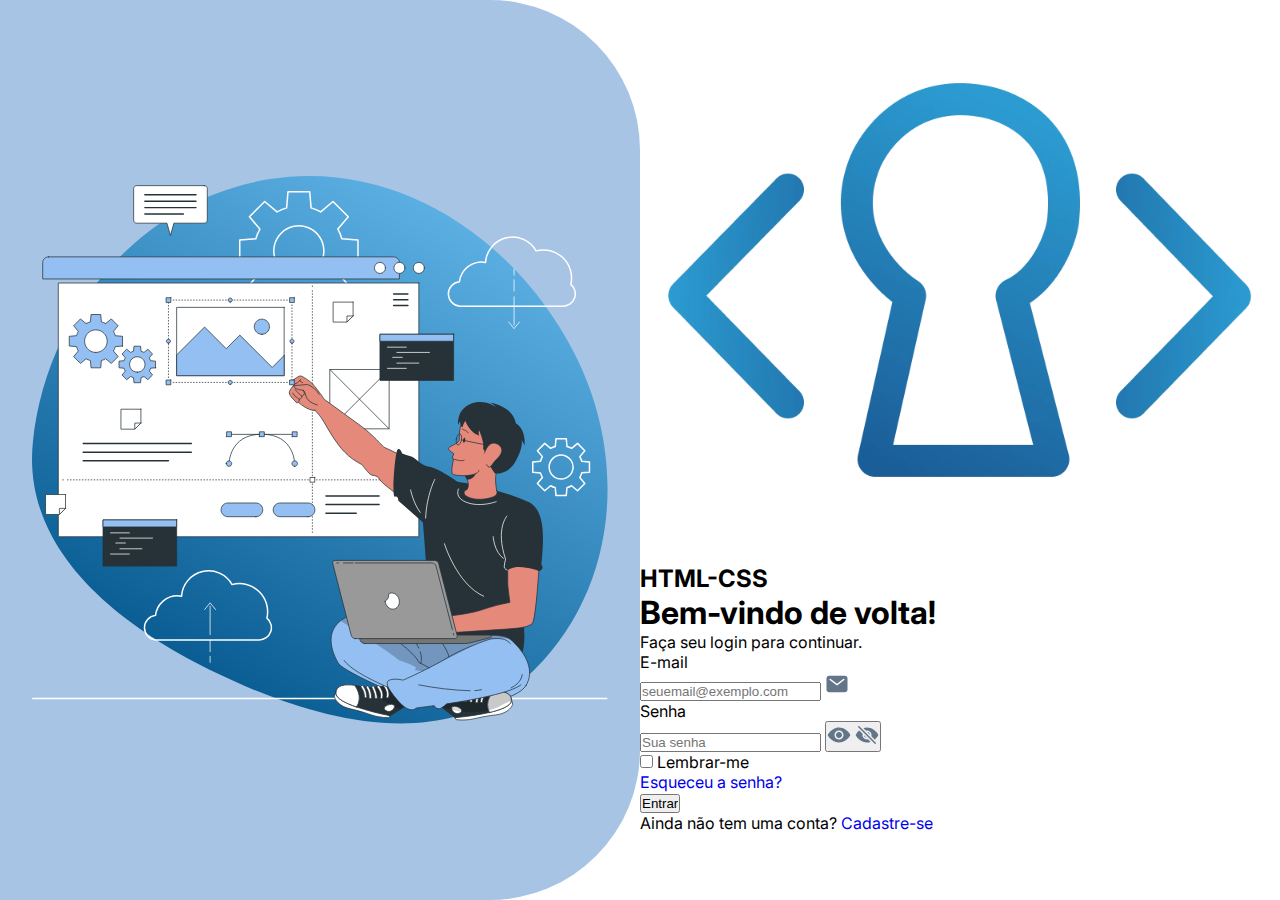
<file: index.html>
<!DOCTYPE html>
<html lang="pt-BR">
<head>
    <meta charset="UTF-8">
    <meta name="viewport" content="width=device-width, initial-scale=1.0">
    <link rel="preconnect" href="https://fonts.googleapis.com">
    <link rel="preconnect" href="https://fonts.gstatic.com" crossorigin>
    <link href="https://fonts.googleapis.com/css2?family=Inter:ital,opsz,wght@0,14..32,100..900;1,14..32,100..900&family=Playfair+Display:ital,wght@0,400..900;1,400..900&display=swap" rel="stylesheet">
    <link rel="stylesheet" href="styles/style.css">
    <link rel="shortcut icon" href="assets/favicon.ico" type="image/x-icon">
    <title>Faça seu login</title>
</head>
<body>
    <main>
        <div class="image-content">
            <img src="assets/images/blub-background.svg" alt="Blub-background" class="img-blub vetor">
            <img src="assets/images/img-login.svg" alt="Ilustração-vetor" class="img-vetor vetor">
        </div>

        <div class="form-container">
            <div class="form-content">
                <div class="logo-text">
                    <img src="assets/images/logo.webp" alt="Logo-teste">
                    <h2>HTML-CSS</h2>
                </div>

                <div class="headline">
                    <h1>Bem-vindo de volta!</h1>
                    <p>Faça seu login para continuar.</p>
                </div>

                <form>
                    <label for="email" class="text-label">E-mail</label>
                    <div class="input-wrapper">
                        <input type="email" id="email" class="custom-input" placeholder="seuemail@exemplo.com" required>

                        <!-- SVG do ícone aqui -->
                        <svg class="input-icon" width="24" height="24" viewBox="0 0 24 24" fill="none"
                            xmlns="http://www.w3.org/2000/svg">
                            <path
                                d="M19.875 3.75H4.125C3.42904 3.75074 2.76179 4.02755 2.26967 4.51967C1.77755 5.01179 1.50074 5.67904 1.5 6.375V17.625C1.50074 18.321 1.77755 18.9882 2.26967 19.4803C2.76179 19.9725 3.42904 20.2493 4.125 20.25H19.875C20.571 20.2493 21.2382 19.9725 21.7303 19.4803C22.2225 18.9882 22.4993 18.321 22.5 17.625V6.375C22.4993 5.67904 22.2225 5.01179 21.7303 4.51967C21.2382 4.02755 20.571 3.75074 19.875 3.75ZM19.2103 8.09203L12.4603 13.342C12.3287 13.4444 12.1667 13.4999 12 13.4999C11.8333 13.4999 11.6713 13.4444 11.5397 13.342L4.78969 8.09203C4.71038 8.03214 4.64377 7.95709 4.59372 7.87123C4.54367 7.78537 4.51118 7.69042 4.49815 7.5919C4.48511 7.49338 4.49179 7.39325 4.51778 7.29733C4.54378 7.20142 4.58858 7.11162 4.64958 7.03316C4.71058 6.95471 4.78656 6.88916 4.87312 6.84032C4.95967 6.79149 5.05506 6.76034 5.15376 6.74869C5.25245 6.73704 5.35248 6.74513 5.44802 6.77247C5.54357 6.79981 5.63272 6.84587 5.71031 6.90797L12 11.7998L18.2897 6.90797C18.447 6.7892 18.6447 6.73711 18.84 6.76296C19.0354 6.78881 19.2128 6.89053 19.3338 7.04612C19.4547 7.20171 19.5096 7.39866 19.4865 7.59439C19.4634 7.79011 19.3642 7.96888 19.2103 8.09203Z"
                                fill="#637588" />
                        </svg>

                    </div>

                    <label for="senha" class="text-label">Senha</label>
                    <div class="input-wrapper">
                        <input type="password" name="senha" id="senha" class="custom-input" placeholder="Sua senha" required minlength="8" maxlength="32">

                        <!-- SVG do ícone aqui -->
                        <button type="button" id="btn-toggle" class="toggle-password">

                            <!-- SVG Olho aberto ícone -->
                            <svg id="eye-open" width="24" height="24" viewBox="0 0 24 24" fill="none"
                                xmlns="http://www.w3.org/2000/svg">
                                <path
                                    d="M12 15C13.6569 15 15 13.6569 15 12C15 10.3431 13.6569 9 12 9C10.3431 9 9 10.3431 9 12C9 13.6569 10.3431 15 12 15Z"
                                    fill="#637588" />
                                <path
                                    d="M23.0081 11.1844C21.7678 9.26625 20.1586 7.63688 18.3548 6.47203C16.3593 5.18203 14.1562 4.5 11.984 4.5C9.9909 4.5 8.03105 5.06953 6.15886 6.19266C4.24965 7.33781 2.51996 9.01078 1.01761 11.1647C0.848014 11.4081 0.754608 11.6965 0.749266 11.9931C0.743924 12.2897 0.826888 12.5813 0.987615 12.8306C2.22558 14.768 3.81886 16.3997 5.59449 17.5486C7.59371 18.8438 9.74527 19.5 11.984 19.5C14.1736 19.5 16.3814 18.8236 18.3684 17.5444C20.1712 16.3833 21.7771 14.7478 23.0128 12.8137C23.168 12.5702 23.25 12.2872 23.2492 11.9984C23.2483 11.7096 23.1647 11.4271 23.0081 11.1844ZM12 16.5C11.1099 16.5 10.2399 16.2361 9.49989 15.7416C8.75987 15.2471 8.18309 14.5443 7.8425 13.7221C7.50191 12.8998 7.41279 11.995 7.58642 11.1221C7.76006 10.2492 8.18864 9.44736 8.81798 8.81802C9.44731 8.18868 10.2491 7.7601 11.1221 7.58647C11.995 7.41283 12.8998 7.50195 13.722 7.84254C14.5443 8.18314 15.2471 8.75991 15.7416 9.49993C16.236 10.24 16.5 11.11 16.5 12C16.4986 13.1931 16.024 14.3369 15.1804 15.1805C14.3368 16.0241 13.193 16.4986 12 16.5Z"
                                    fill="#637588" />
                            </svg>

                            <!-- SVG Olho Fechado ícone -->
                            <svg id="eye-closed" class="hide" width="24" height="24" viewBox="0 0 24 24" fill="none"
                                xmlns="http://www.w3.org/2000/svg">
                                <path
                                    d="M20.2501 21C20.1516 21.0001 20.054 20.9808 19.963 20.9431C19.872 20.9053 19.7894 20.8499 19.7199 20.7801L3.21994 4.28013C3.08522 4.13833 3.01123 3.94952 3.01373 3.75395C3.01624 3.55838 3.09504 3.37152 3.23334 3.23322C3.37164 3.09492 3.5585 3.01612 3.75407 3.01361C3.94964 3.01111 4.13845 3.0851 4.28025 3.21982L20.7803 19.7198C20.8851 19.8247 20.9564 19.9583 20.9854 20.1037C21.0143 20.2492 20.9994 20.3999 20.9427 20.5369C20.8859 20.6739 20.7899 20.791 20.6666 20.8735C20.5433 20.9559 20.3984 20.9999 20.2501 21ZM11.6251 14.8054L9.19744 12.3778C9.18353 12.364 9.16565 12.3549 9.1463 12.3518C9.12696 12.3487 9.10713 12.3517 9.0896 12.3604C9.07206 12.3692 9.05771 12.3832 9.04855 12.4005C9.03939 12.4178 9.03589 12.4376 9.03853 12.457C9.13654 13.0868 9.43227 13.6692 9.88299 14.1199C10.3337 14.5706 10.916 14.8663 11.5459 14.9643C11.5653 14.967 11.585 14.9635 11.6024 14.9543C11.6197 14.9452 11.6337 14.9308 11.6424 14.9133C11.6512 14.8957 11.6542 14.8759 11.6511 14.8566C11.648 14.8372 11.6389 14.8194 11.6251 14.8054ZM12.3751 9.1945L14.8065 11.625C14.8204 11.639 14.8383 11.6482 14.8577 11.6514C14.8772 11.6547 14.8971 11.6517 14.9148 11.6429C14.9324 11.6341 14.9469 11.62 14.956 11.6026C14.9652 11.5851 14.9686 11.5653 14.9659 11.5458C14.8681 10.9151 14.5722 10.3319 14.1209 9.88059C13.6696 9.4293 13.0864 9.13336 12.4557 9.0356C12.4362 9.03258 12.4162 9.03582 12.3986 9.04484C12.381 9.05386 12.3668 9.06821 12.3578 9.08583C12.3489 9.10345 12.3457 9.12345 12.3488 9.14297C12.3519 9.16248 12.3611 9.18052 12.3751 9.1945Z"
                                    fill="#637588" />
                                <path
                                    d="M23.0156 12.8137C23.1708 12.5702 23.2529 12.2872 23.252 11.9984C23.2512 11.7096 23.1675 11.4271 23.0109 11.1844C21.7706 9.26625 20.1614 7.63688 18.3577 6.47203C16.3594 5.18203 14.1562 4.5 11.985 4.5C10.8404 4.50157 9.7035 4.6882 8.61843 5.05266C8.58807 5.06276 8.56079 5.08046 8.5392 5.10409C8.51761 5.12772 8.50242 5.15647 8.49509 5.18763C8.48776 5.21878 8.48853 5.25129 8.49732 5.28207C8.50611 5.31284 8.52263 5.34085 8.54531 5.36344L10.7597 7.57781C10.7827 7.60086 10.8113 7.61752 10.8427 7.62615C10.8741 7.63478 10.9072 7.63508 10.9387 7.62703C11.6893 7.44412 12.4744 7.45752 13.2183 7.66595C13.9622 7.87438 14.6399 8.27082 15.1862 8.8171C15.7325 9.36338 16.1289 10.0411 16.3373 10.785C16.5458 11.5289 16.5592 12.3139 16.3762 13.0645C16.3683 13.096 16.3686 13.129 16.3773 13.1603C16.3859 13.1916 16.4025 13.2202 16.4255 13.2431L19.6106 16.4306C19.6438 16.4638 19.6881 16.4834 19.735 16.4855C19.7819 16.4876 19.8278 16.472 19.8637 16.4419C21.0898 15.3968 22.1522 14.1739 23.0156 12.8137ZM12 16.5C11.3188 16.5 10.6465 16.3454 10.0337 16.0478C9.42094 15.7502 8.88375 15.3173 8.46263 14.7819C8.04151 14.2464 7.74745 13.6223 7.60262 12.9567C7.45779 12.2911 7.46598 11.6012 7.62656 10.9392C7.63452 10.9077 7.63417 10.8747 7.62555 10.8434C7.61692 10.8121 7.60031 10.7836 7.57734 10.7606L4.44422 7.62609C4.41099 7.59283 4.36649 7.57327 4.31952 7.57127C4.27255 7.56927 4.22655 7.58499 4.19062 7.61531C3.04734 8.59078 1.9875 9.77766 1.01859 11.1647C0.84899 11.4081 0.755584 11.6965 0.750243 11.9931C0.744901 12.2897 0.827865 12.5813 0.988591 12.8306C2.22656 14.768 3.81937 16.3997 5.59547 17.5486C7.59656 18.8438 9.74625 19.5 11.985 19.5C13.1412 19.4969 14.2899 19.3143 15.39 18.9586C15.4206 18.9488 15.4482 18.9313 15.4702 18.9078C15.4921 18.8842 15.5076 18.8554 15.5152 18.8242C15.5227 18.7929 15.5222 18.7602 15.5134 18.7293C15.5047 18.6983 15.4882 18.6701 15.4655 18.6473L13.2403 16.4227C13.2174 16.3997 13.1888 16.3831 13.1575 16.3744C13.1262 16.3658 13.0932 16.3655 13.0617 16.3734C12.7141 16.4577 12.3577 16.5002 12 16.5Z"
                                    fill="#637588" />
                            </svg>

                        </button>
                    </div>
                    <div class="remember-box">
                        <div>
                            <input type="checkbox" name="check" id="check">
                            <label for="check">Lembrar-me</label>
                        </div>
                        <a href="#">Esqueceu a senha?</a>
                    </div>
                    <div class="submit-box">
                        <input type="submit" value="Entrar" class="cta-button">
                        <p>Ainda não tem uma conta? <a href="cadastro.html">Cadastre-se</a></p>
                    </div>
                </form>
            </div>
        </div>
    </main>
    <script src="scripts/script.js"></script>
</body>

</html>
</file>
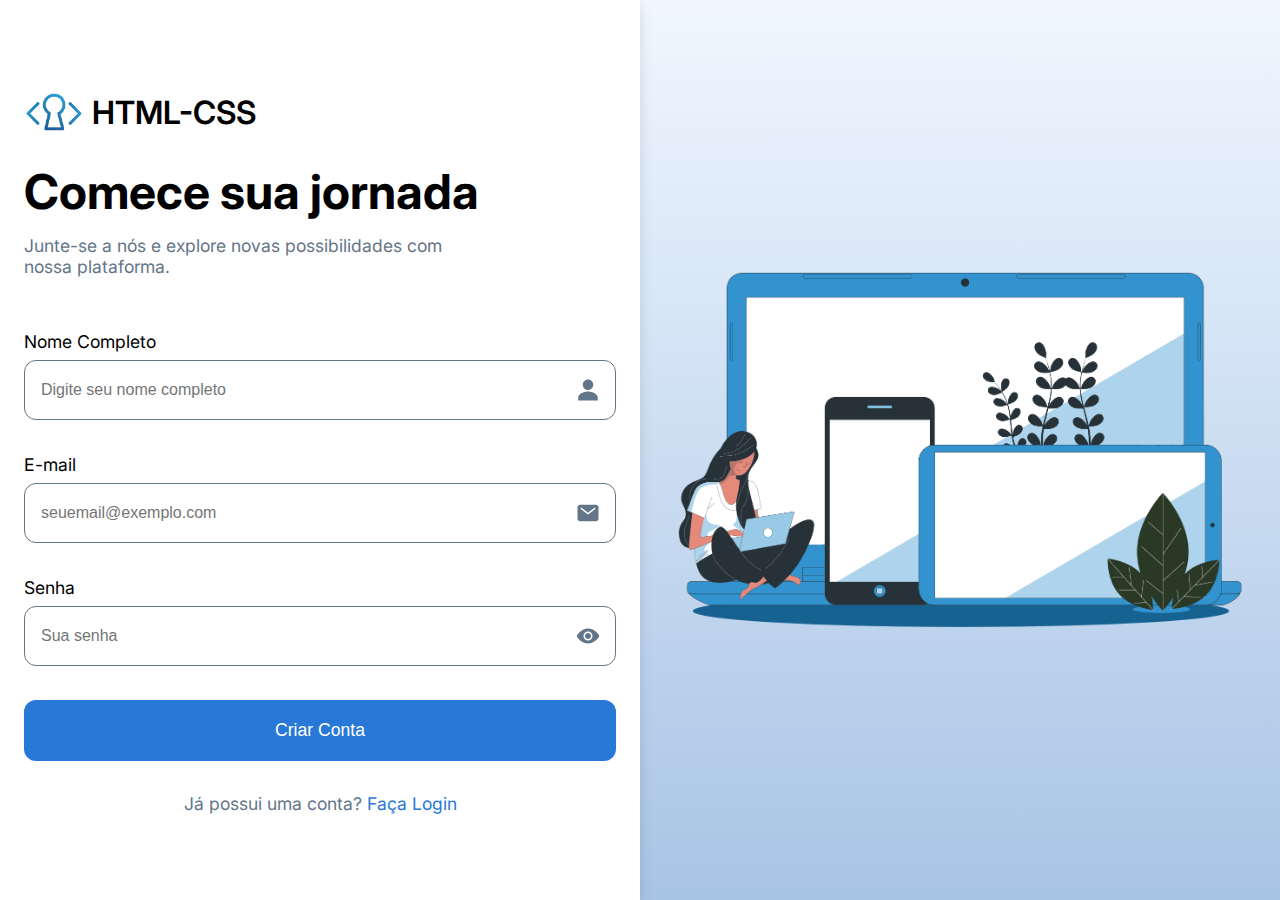
<file: cadastro.html>
<!DOCTYPE html>
<html lang="pt-BR">
<head>
    <meta charset="UTF-8">
    <meta name="viewport" content="width=device-width, initial-scale=1.0">
    <link rel="preconnect" href="https://fonts.googleapis.com">
    <link rel="preconnect" href="https://fonts.gstatic.com" crossorigin>
    <link href="https://fonts.googleapis.com/css2?family=Inter:ital,opsz,wght@0,14..32,100..900;1,14..32,100..900&family=Playfair+Display:ital,wght@0,400..900;1,400..900&display=swap" rel="stylesheet">
    <link rel="stylesheet" href="styles/cadastro.css">
    <link rel="shortcut icon" href="assets/favicon.ico" type="image/x-icon">
    <title>Crie sua conta</title>
</head>
<body>
    <main>
        <div class="image-content">
            <img src="./assets/images/img-cadastro.svg" alt="Ilustração-vetor" class="img-vetor vetor">
        </div>

        <div class="form-container">
            <div class="form-content">
                <div class="logo-text">
                    <img src="assets/images/logo.webp" alt="Logo-teste">
                    <h2>HTML-CSS</h2>
                </div>

                <div class="headline">
                    <h1>Comece sua jornada</h1>
                    <p>Junte-se a nós e explore novas possibilidades com nossa plataforma.</p>
                </div>

                <form>
                    <label for="nome-completo" class="text-label">Nome Completo</label>
                    <div class="input-wrapper">
                        <input type="text" id="nome-completo" class="custom-input" placeholder="Digite seu nome completo" required>

                        <!-- SVG do ícone aqui -->
                        <svg width="24" height="24" viewBox="0 0 24 24" fill="none" xmlns="http://www.w3.org/2000/svg" class="input-icon">
                            <path
                                d="M12 12C13.0384 12 14.0534 11.6921 14.9167 11.1152C15.7801 10.5383 16.453 9.7184 16.8504 8.75909C17.2477 7.79978 17.3517 6.74418 17.1491 5.72578C16.9466 4.70738 16.4465 3.77192 15.7123 3.03769C14.9781 2.30347 14.0426 1.80345 13.0242 1.60088C12.0058 1.39831 10.9502 1.50227 9.99091 1.89963C9.0316 2.29699 8.21166 2.9699 7.63478 3.83326C7.05791 4.69662 6.75 5.71165 6.75 6.75C6.75 8.14239 7.30312 9.47775 8.28769 10.4623C9.27226 11.4469 10.6076 12 12 12ZM12 13.5C8.74594 13.5 2.25 15.51 2.25 19.5V22.5H21.75V19.5C21.75 15.51 15.2541 13.5 12 13.5Z"
                                fill="#637588" />
                        </svg>

                    </div>
                    <label for="email" class="text-label">E-mail</label>
                    <div class="input-wrapper">
                        <input type="email" id="email" class="custom-input" placeholder="seuemail@exemplo.com" required>

                        <!-- SVG do ícone aqui -->
                        <svg class="input-icon" width="24" height="24" viewBox="0 0 24 24" fill="none"
                            xmlns="http://www.w3.org/2000/svg">
                            <path
                                d="M19.875 3.75H4.125C3.42904 3.75074 2.76179 4.02755 2.26967 4.51967C1.77755 5.01179 1.50074 5.67904 1.5 6.375V17.625C1.50074 18.321 1.77755 18.9882 2.26967 19.4803C2.76179 19.9725 3.42904 20.2493 4.125 20.25H19.875C20.571 20.2493 21.2382 19.9725 21.7303 19.4803C22.2225 18.9882 22.4993 18.321 22.5 17.625V6.375C22.4993 5.67904 22.2225 5.01179 21.7303 4.51967C21.2382 4.02755 20.571 3.75074 19.875 3.75ZM19.2103 8.09203L12.4603 13.342C12.3287 13.4444 12.1667 13.4999 12 13.4999C11.8333 13.4999 11.6713 13.4444 11.5397 13.342L4.78969 8.09203C4.71038 8.03214 4.64377 7.95709 4.59372 7.87123C4.54367 7.78537 4.51118 7.69042 4.49815 7.5919C4.48511 7.49338 4.49179 7.39325 4.51778 7.29733C4.54378 7.20142 4.58858 7.11162 4.64958 7.03316C4.71058 6.95471 4.78656 6.88916 4.87312 6.84032C4.95967 6.79149 5.05506 6.76034 5.15376 6.74869C5.25245 6.73704 5.35248 6.74513 5.44802 6.77247C5.54357 6.79981 5.63272 6.84587 5.71031 6.90797L12 11.7998L18.2897 6.90797C18.447 6.7892 18.6447 6.73711 18.84 6.76296C19.0354 6.78881 19.2128 6.89053 19.3338 7.04612C19.4547 7.20171 19.5096 7.39866 19.4865 7.59439C19.4634 7.79011 19.3642 7.96888 19.2103 8.09203Z"
                                fill="#637588" />
                        </svg>

                    </div>

                    <label for="senha" class="text-label">Senha</label>
                    <div class="input-wrapper">
                        <input type="password" name="senha" id="senha" class="custom-input" placeholder="Sua senha" required minlength="8" maxlength="32">

                        <!-- SVG do ícone aqui -->
                        <button type="button" id="btn-toggle" class="toggle-password">

                            <!-- SVG Olho aberto ícone -->
                            <svg id="eye-open" width="24" height="24" viewBox="0 0 24 24" fill="none"
                                xmlns="http://www.w3.org/2000/svg">
                                <path
                                    d="M12 15C13.6569 15 15 13.6569 15 12C15 10.3431 13.6569 9 12 9C10.3431 9 9 10.3431 9 12C9 13.6569 10.3431 15 12 15Z"
                                    fill="#637588" />
                                <path
                                    d="M23.0081 11.1844C21.7678 9.26625 20.1586 7.63688 18.3548 6.47203C16.3593 5.18203 14.1562 4.5 11.984 4.5C9.9909 4.5 8.03105 5.06953 6.15886 6.19266C4.24965 7.33781 2.51996 9.01078 1.01761 11.1647C0.848014 11.4081 0.754608 11.6965 0.749266 11.9931C0.743924 12.2897 0.826888 12.5813 0.987615 12.8306C2.22558 14.768 3.81886 16.3997 5.59449 17.5486C7.59371 18.8438 9.74527 19.5 11.984 19.5C14.1736 19.5 16.3814 18.8236 18.3684 17.5444C20.1712 16.3833 21.7771 14.7478 23.0128 12.8137C23.168 12.5702 23.25 12.2872 23.2492 11.9984C23.2483 11.7096 23.1647 11.4271 23.0081 11.1844ZM12 16.5C11.1099 16.5 10.2399 16.2361 9.49989 15.7416C8.75987 15.2471 8.18309 14.5443 7.8425 13.7221C7.50191 12.8998 7.41279 11.995 7.58642 11.1221C7.76006 10.2492 8.18864 9.44736 8.81798 8.81802C9.44731 8.18868 10.2491 7.7601 11.1221 7.58647C11.995 7.41283 12.8998 7.50195 13.722 7.84254C14.5443 8.18314 15.2471 8.75991 15.7416 9.49993C16.236 10.24 16.5 11.11 16.5 12C16.4986 13.1931 16.024 14.3369 15.1804 15.1805C14.3368 16.0241 13.193 16.4986 12 16.5Z"
                                    fill="#637588" />
                            </svg>

                            <!-- SVG Olho Fechado ícone -->
                            <svg id="eye-closed" class="hide" width="24" height="24" viewBox="0 0 24 24" fill="none"
                                xmlns="http://www.w3.org/2000/svg">
                                <path
                                    d="M20.2501 21C20.1516 21.0001 20.054 20.9808 19.963 20.9431C19.872 20.9053 19.7894 20.8499 19.7199 20.7801L3.21994 4.28013C3.08522 4.13833 3.01123 3.94952 3.01373 3.75395C3.01624 3.55838 3.09504 3.37152 3.23334 3.23322C3.37164 3.09492 3.5585 3.01612 3.75407 3.01361C3.94964 3.01111 4.13845 3.0851 4.28025 3.21982L20.7803 19.7198C20.8851 19.8247 20.9564 19.9583 20.9854 20.1037C21.0143 20.2492 20.9994 20.3999 20.9427 20.5369C20.8859 20.6739 20.7899 20.791 20.6666 20.8735C20.5433 20.9559 20.3984 20.9999 20.2501 21ZM11.6251 14.8054L9.19744 12.3778C9.18353 12.364 9.16565 12.3549 9.1463 12.3518C9.12696 12.3487 9.10713 12.3517 9.0896 12.3604C9.07206 12.3692 9.05771 12.3832 9.04855 12.4005C9.03939 12.4178 9.03589 12.4376 9.03853 12.457C9.13654 13.0868 9.43227 13.6692 9.88299 14.1199C10.3337 14.5706 10.916 14.8663 11.5459 14.9643C11.5653 14.967 11.585 14.9635 11.6024 14.9543C11.6197 14.9452 11.6337 14.9308 11.6424 14.9133C11.6512 14.8957 11.6542 14.8759 11.6511 14.8566C11.648 14.8372 11.6389 14.8194 11.6251 14.8054ZM12.3751 9.1945L14.8065 11.625C14.8204 11.639 14.8383 11.6482 14.8577 11.6514C14.8772 11.6547 14.8971 11.6517 14.9148 11.6429C14.9324 11.6341 14.9469 11.62 14.956 11.6026C14.9652 11.5851 14.9686 11.5653 14.9659 11.5458C14.8681 10.9151 14.5722 10.3319 14.1209 9.88059C13.6696 9.4293 13.0864 9.13336 12.4557 9.0356C12.4362 9.03258 12.4162 9.03582 12.3986 9.04484C12.381 9.05386 12.3668 9.06821 12.3578 9.08583C12.3489 9.10345 12.3457 9.12345 12.3488 9.14297C12.3519 9.16248 12.3611 9.18052 12.3751 9.1945Z"
                                    fill="#637588" />
                                <path
                                    d="M23.0156 12.8137C23.1708 12.5702 23.2529 12.2872 23.252 11.9984C23.2512 11.7096 23.1675 11.4271 23.0109 11.1844C21.7706 9.26625 20.1614 7.63688 18.3577 6.47203C16.3594 5.18203 14.1562 4.5 11.985 4.5C10.8404 4.50157 9.7035 4.6882 8.61843 5.05266C8.58807 5.06276 8.56079 5.08046 8.5392 5.10409C8.51761 5.12772 8.50242 5.15647 8.49509 5.18763C8.48776 5.21878 8.48853 5.25129 8.49732 5.28207C8.50611 5.31284 8.52263 5.34085 8.54531 5.36344L10.7597 7.57781C10.7827 7.60086 10.8113 7.61752 10.8427 7.62615C10.8741 7.63478 10.9072 7.63508 10.9387 7.62703C11.6893 7.44412 12.4744 7.45752 13.2183 7.66595C13.9622 7.87438 14.6399 8.27082 15.1862 8.8171C15.7325 9.36338 16.1289 10.0411 16.3373 10.785C16.5458 11.5289 16.5592 12.3139 16.3762 13.0645C16.3683 13.096 16.3686 13.129 16.3773 13.1603C16.3859 13.1916 16.4025 13.2202 16.4255 13.2431L19.6106 16.4306C19.6438 16.4638 19.6881 16.4834 19.735 16.4855C19.7819 16.4876 19.8278 16.472 19.8637 16.4419C21.0898 15.3968 22.1522 14.1739 23.0156 12.8137ZM12 16.5C11.3188 16.5 10.6465 16.3454 10.0337 16.0478C9.42094 15.7502 8.88375 15.3173 8.46263 14.7819C8.04151 14.2464 7.74745 13.6223 7.60262 12.9567C7.45779 12.2911 7.46598 11.6012 7.62656 10.9392C7.63452 10.9077 7.63417 10.8747 7.62555 10.8434C7.61692 10.8121 7.60031 10.7836 7.57734 10.7606L4.44422 7.62609C4.41099 7.59283 4.36649 7.57327 4.31952 7.57127C4.27255 7.56927 4.22655 7.58499 4.19062 7.61531C3.04734 8.59078 1.9875 9.77766 1.01859 11.1647C0.84899 11.4081 0.755584 11.6965 0.750243 11.9931C0.744901 12.2897 0.827865 12.5813 0.988591 12.8306C2.22656 14.768 3.81937 16.3997 5.59547 17.5486C7.59656 18.8438 9.74625 19.5 11.985 19.5C13.1412 19.4969 14.2899 19.3143 15.39 18.9586C15.4206 18.9488 15.4482 18.9313 15.4702 18.9078C15.4921 18.8842 15.5076 18.8554 15.5152 18.8242C15.5227 18.7929 15.5222 18.7602 15.5134 18.7293C15.5047 18.6983 15.4882 18.6701 15.4655 18.6473L13.2403 16.4227C13.2174 16.3997 13.1888 16.3831 13.1575 16.3744C13.1262 16.3658 13.0932 16.3655 13.0617 16.3734C12.7141 16.4577 12.3577 16.5002 12 16.5Z"
                                    fill="#637588" />
                            </svg>

                        </button>
                    </div>
                    <div class="submit-box">
                        <input type="submit" value="Criar Conta" class="cta-button">
                        <p>Já possui uma conta? <a href="index.html">Faça Login</a></p>
                    </div>
                </form>
            </div>
        </div>
    </main>
    <script src="scripts/script.js"></script>
</body>

</html>
</file>
<file: styles/style.css>
* {
    margin: 0;
    padding: 0;
    box-sizing: border-box;
}

:root {
    /* Paleta de cores */
    --primary-light: #4C9AF5;
    --primary-color: #2879D7;
    --primary-dark: #0D5CB8;
    --background: #E4F1FF;

    --white: #FFFFFF;
    --border-primary: #E6E6E6;
    --text-secundary: #637588;
    --black: #000000;

    /* Paleta do Gradiente */
    --back-light: #F0F7FF;
    --back-dark: #A8C4E5;

    /* Typografia / Fontes */
    --font-inter: "Inter", Arial, sans-serif;
    --small: 1.2rem;
    --large: 2.2rem;
    --Xlarge: 3rem;
}

body {
    height: 100%;
    font-family: var(--font-inter);
}

a {
    text-decoration: none;
}
img {
    width: 100%;
}

/* Começo do Estilo */
main {
    max-width: 1920px;
    margin: 0 auto;
    height: 100%;
    display: flex;
}

.image-content {
    position: relative;
    background-color: var(--back-dark);
    min-width: 50%;
    height: 100dvh;
    border-radius: 0 150px 150px 0;
    padding: 24px;
    display: flex;
    align-items: center;
    justify-content: center;
}

.image-content .vetor {
    position: absolute;
    width: 90%;
}

.image-content .img-blub {
    z-index: 1;
}

.image-content .img-vetor {
    z-index: 2;
}
</file>
<file: styles/cadastro.css>
* {
    margin: 0;
    padding: 0;
    box-sizing: border-box;
}

:root {
    /* Paleta de cores */
    --primary-light: #4C9AF5;
    --primary-color: #2879D7;
    --primary-dark: #0D5CB8;
    --background: #E4F1FF;

    --white: #FFFFFF;
    --border-primary: #E6E6E6;
    --text-secundary: #637588;
    --black: #000000;

    /* Paleta do Gradiente */
    --back-light: #F0F7FF;
    --back-dark: #A8C4E5;

    /* Typografia / Fontes */
    --font-inter: "Inter", Arial, sans-serif;
    --small: 1.1rem;
    --large: 2rem;
    --Xlarge: 3rem;
}

body {
    height: 100%;
    font-family: var(--font-inter);
}

a {
    text-decoration: none;
}

img {
    width: 100%;
}

/* Começo do Estilo */
main {
    /* max-width: 1920px; */
    margin: 0 auto;
    height: 100%;
    display: flex;
    flex-direction: row-reverse;
    background-image: linear-gradient(to top, var(--back-dark), var(--back-light));
}

.image-content {
    position: relative;
    width: 80%;
    height: 100dvh;
    border-radius: 0 150px 150px 0;
    padding: 24px;
    display: flex;
}



/* Estilo da direita Formulário */
.form-container {
    width: 50%;
    height: 100dvh;
    background-color: var(--white);
    display: flex;
    align-items: center;
    justify-content: center;
    padding: 0 12px;
    box-shadow: 0px 4px 12px #00000020;
}

.form-content {
    width: 620px;
    padding: 8px 12px;
}

.form-content .logo-text {
    display: flex;
    align-items: center;
    flex-flow: row nowrap;
    gap: 0 8px;
    width: 100%;
    margin-bottom: 24px;
}

.form-content .logo-text > img {
    width: 60px;
}

.form-content .logo-text > h2 {
    font-size: var(--large);
    font-weight: 600;
}

.form-content .headline {
    width: 100%;
    margin-bottom: 54px;
}

.form-content .headline>h1 {
    font-size: var(--Xlarge);
    margin-bottom: 14px;
}

.form-content .headline>p {
    font-size: var(--small);
    color: var(--text-secundary);
    max-width: 420px;
}

.form-content form {
    display: flex;
    flex-flow: column nowrap;
}

form .input-wrapper {
    position: relative;
    width: 100%;
    margin-top: 8px;
    margin-bottom: 34px;
}

form .text-label {
    font-size: var(--small);
}

form .input-wrapper .custom-input {
    width: 100%;
    padding: 10px;
    height: 60px;
    padding-right: 40px; /* IMPORTANTE: Espaço extra na direita para o texto não ficar embaixo do ícone */
    padding-left: 16px;
    border: 1px solid var(--text-secundary);
    border-radius: 12px;
    font-size: 16px
}

form .remember-box {
    display: flex;
    justify-content: space-between;
    align-items: center;
    margin-bottom: 34px;
    width: 100%;
    font-size: var(--small);
}

form .remember-box>a {
    color: var(--primary-color);
}

form .remember-box>a:hover {
    color: var(--primary-dark);
}

form .remember-box>a:active {
    color: var(--primary-light);
}

.input-icon {
    position: absolute;
    right: 16px;
    top: 50%; /* Empurra 50% para baixo */
    transform: translateY(-50%); /* Puxa 50% do próprio tamanho para cima (centralização vertical perfeita) */
    pointer-events: none; /* O clique passa através do ícone e foca no input */
}

form .submit-box {
    display: flex;
    flex-direction: column;
    align-items: center;
    width: 100%;
    gap: 32px 0;
}

form .submit-box>p {
    color: var(--text-secundary);
    font-size: var(--small);
}

form .submit-box>p>a {
    color: var(--primary-color);
}

form .submit-box>p>a:hover {
    color: var(--primary-dark);
}

form .submit-box>p>a:active {
    color: var(--primary-light);
}

.cta-button {
    width: 100%;
    padding: 20px 10px;
    border-radius: 12px;
    border: none;
    background-color: var(--primary-color);
    font-size: var(--small);
    color: var(--white);
    transition-duration: 0.3s;
}

.cta-button:hover {
    background-color: var(--primary-dark);
}
/* Fim do estilo da direita Formulário */


/* Esilo do icone de olho no input */
/* Botão invisível que segura os ícones */
.toggle-password {
    position: absolute;
    right: 16px;
    top: 50%;
    transform: translateY(-50%);
    border: none;
    background: none;
    cursor: pointer;
    padding: 0;
    display: flex;
}

.hide {
    display: none;
}

input[type='password']::-ms-reveal {
    display: none;
}
/* Fim do estilo do icone de olho */


/* Estilo para telas maiores */
@media screen and (min-width: 1922px){
    main {
        max-width: 1920px;
    }
    .image-content {
        border-radius: 150px;
    }
}


/* Estilo para celulares */
@media screen and (max-width: 992px) {
    .image-content {
        display: none;
    }

    .form-container {
        width: 100%;
    }

    .form-content .logo-text {
        margin-bottom: 18px;
    }
    
    .form-content .logo-text > img {
        width: 38px;
    }

    .form-content .logo-text > h2 {
        font-size: 1.4rem;
    }

    .form-content .headline {
        margin-bottom: 36px;
    }

    .form-content .headline > h1 {
        font-size: var(--large);
    }

    .form-content .headline > p {
        font-size: 16px;
    }

    form .input-wrapper {
        margin-bottom: 28px;
    }

    form .text-label {
        font-size: 16px;
    }

    form .submit-box {
        gap: 28px 0;
    }
    form .submit-box > p {
        font-size: 16px;
    }
}
</file>
